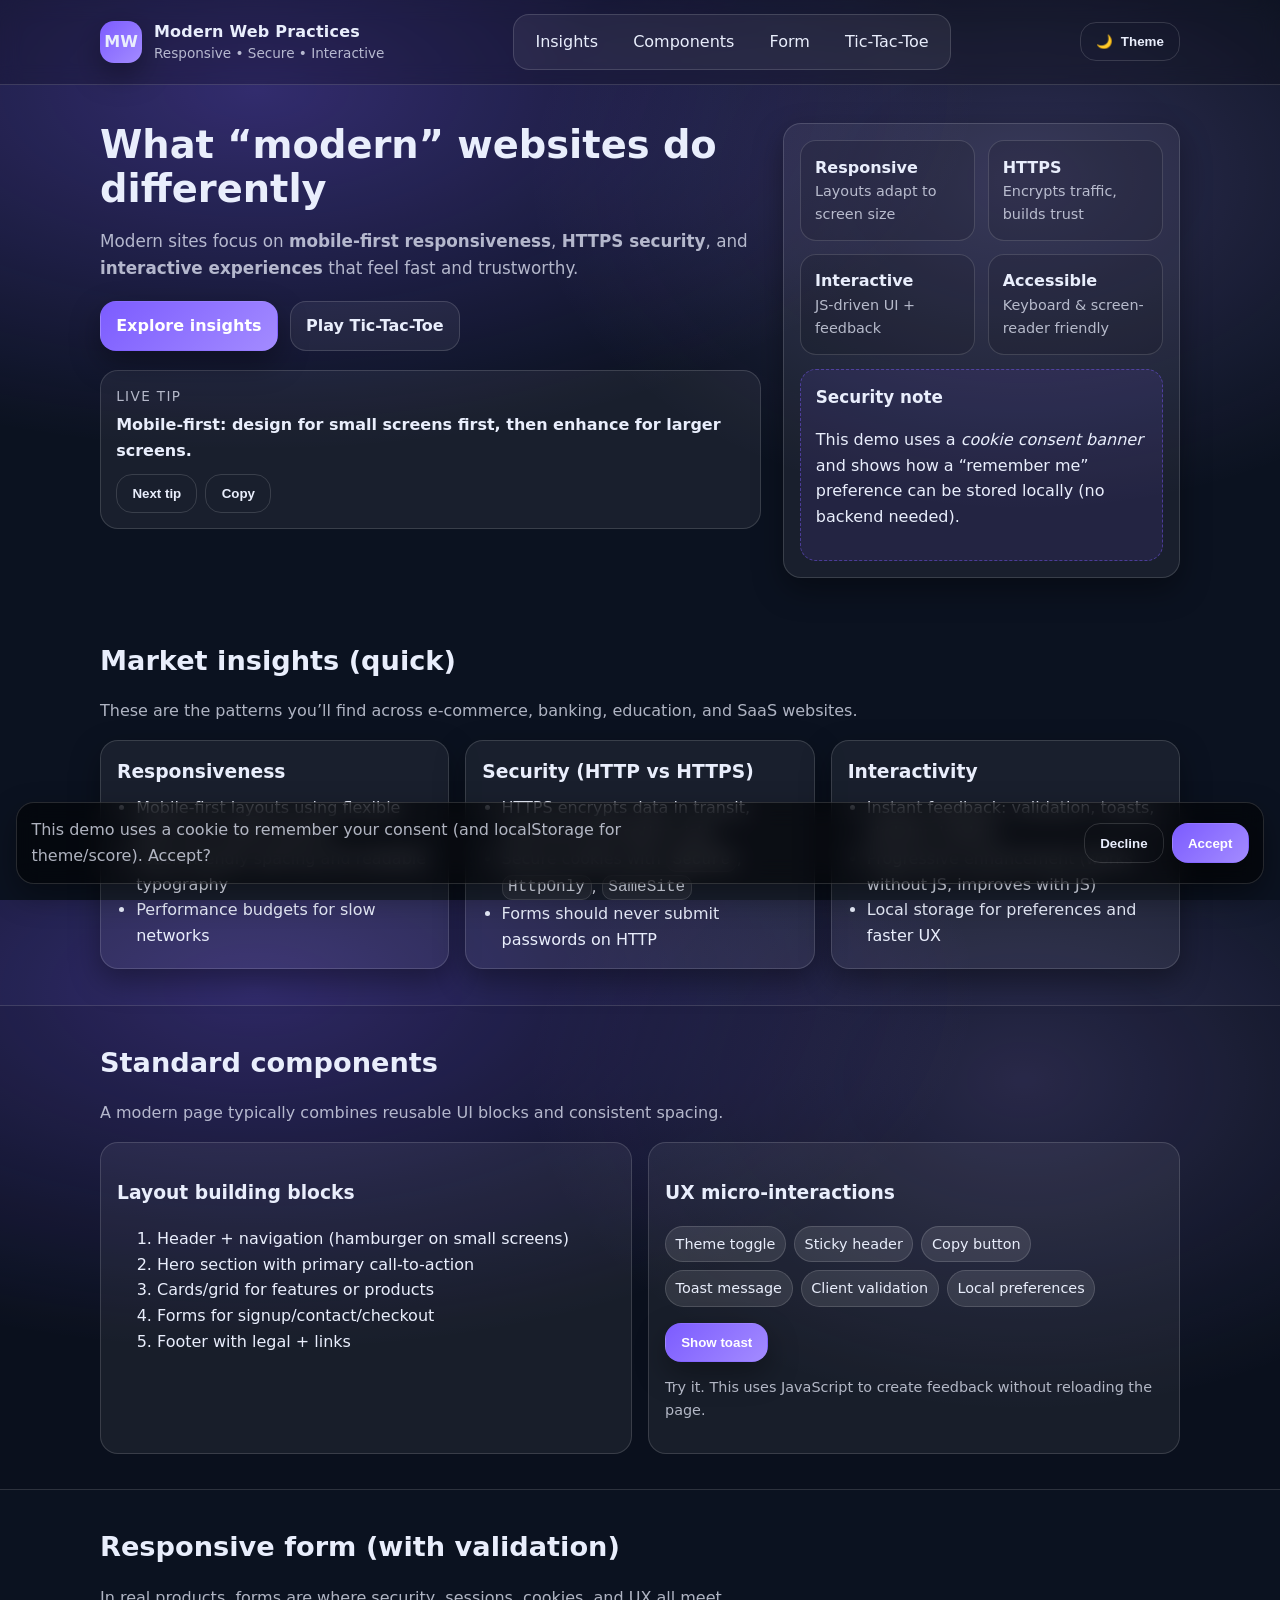
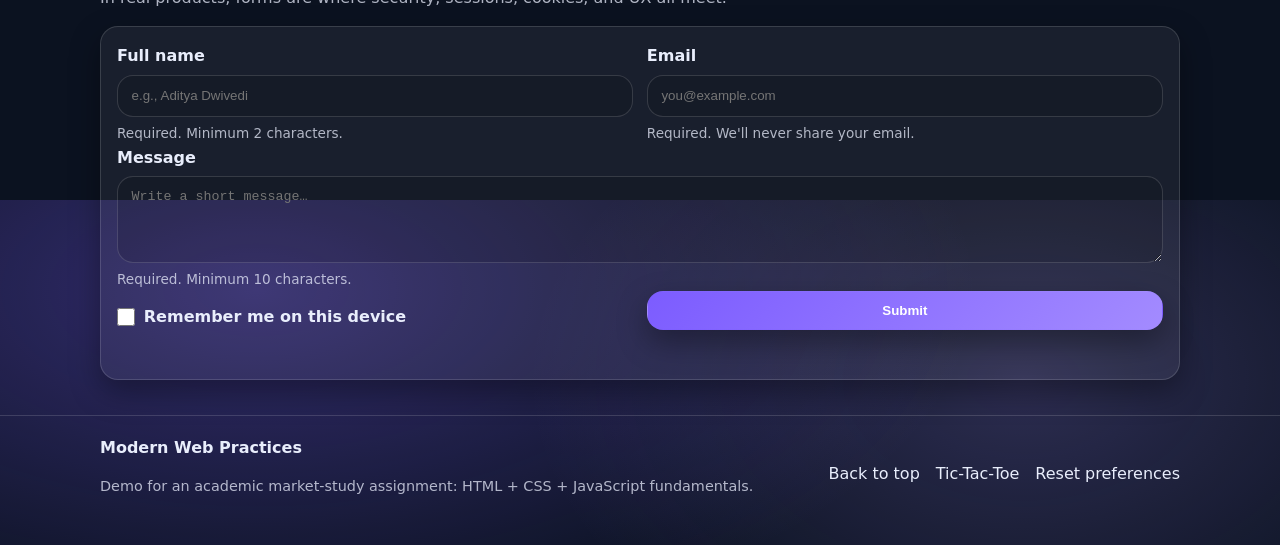
<file: index.html>
<!doctype html>
<html lang="en">
<head>
  <meta charset="utf-8" />
  <meta name="viewport" content="width=device-width, initial-scale=1" />
  <title>Modern Website Practices - Mini Market Study Demo</title>
  <meta name="description" content="A responsive, accessible demo page showing modern web development practices: responsiveness, security awareness, and interactivity." />
  <link rel="stylesheet" href="styles.css" />
</head>
<body>
  <a class="skip-link" href="#main">Skip to content</a>

  <header class="site-header">
    <div class="container header-inner">
      <div class="brand">
        <div class="logo" aria-hidden="true">MW</div>
        <div>
          <div class="brand-title">Modern Web Practices</div>
          <div class="brand-subtitle">Responsive • Secure • Interactive</div>
        </div>
      </div>

      <nav class="nav" aria-label="Primary navigation">
        <button id="navToggle" class="nav-toggle" aria-expanded="false" aria-controls="navMenu">Menu</button>
        <div id="navMenu" class="nav-menu">
          <a href="#insights">Insights</a>
          <a href="#components">Components</a>
          <a href="#form">Form</a>
          <a href="tictactoe.html">Tic-Tac-Toe</a>
        </div>
      </nav>

      <button id="themeToggle" class="btn btn-ghost" type="button" aria-label="Toggle dark mode">
        <span class="icon" aria-hidden="true">🌙</span>
        <span class="btn-text">Theme</span>
      </button>
    </div>
  </header>

  <main id="main">
    <section class="hero">
      <div class="container hero-grid">
        <div>
          <h1>What “modern” websites do differently</h1>
          <p class="lead">
            Modern sites focus on <strong>mobile-first responsiveness</strong>, <strong>HTTPS security</strong>,
            and <strong>interactive experiences</strong> that feel fast and trustworthy.
          </p>

          <div class="hero-actions">
            <a class="btn btn-primary" href="#insights">Explore insights</a>
            <a class="btn btn-secondary" href="tictactoe.html">Play Tic-Tac-Toe</a>
          </div>

          <div class="tip-card" aria-live="polite">
            <div class="tip-label">Live tip</div>
            <div id="tipText" class="tip-text">Loading tip…</div>
            <div class="tip-actions">
              <button id="nextTip" class="btn btn-ghost" type="button">Next tip</button>
              <button id="copyTip" class="btn btn-ghost" type="button">Copy</button>
            </div>
          </div>
        </div>

        <div class="hero-aside" role="region" aria-label="Security and performance summary">
          <div class="stat-grid">
            <div class="stat">
              <div class="stat-num">Responsive</div>
              <div class="stat-label">Layouts adapt to screen size</div>
            </div>
            <div class="stat">
              <div class="stat-num">HTTPS</div>
              <div class="stat-label">Encrypts traffic, builds trust</div>
            </div>
            <div class="stat">
              <div class="stat-num">Interactive</div>
              <div class="stat-label">JS-driven UI + feedback</div>
            </div>
            <div class="stat">
              <div class="stat-num">Accessible</div>
              <div class="stat-label">Keyboard & screen-reader friendly</div>
            </div>
          </div>

          <div class="callout">
            <h2 class="h3">Security note</h2>
            <p>
              This demo uses a <em>cookie consent banner</em> and shows how a “remember me”
              preference can be stored locally (no backend needed).
            </p>
          </div>
        </div>
      </div>
    </section>

    <section id="insights" class="section">
      <div class="container">
        <div class="section-head">
          <h2>Market insights (quick)</h2>
          <p class="muted">
            These are the patterns you’ll find across e-commerce, banking, education, and SaaS websites.
          </p>
        </div>

        <div class="cards">
          <article class="card">
            <h3>Responsiveness</h3>
            <ul>
              <li>Mobile-first layouts using flexible grids and media queries</li>
              <li>Touch-friendly spacing and readable typography</li>
              <li>Performance budgets for slow networks</li>
            </ul>
          </article>

          <article class="card">
            <h3>Security (HTTP vs HTTPS)</h3>
            <ul>
              <li>HTTPS encrypts data in transit, reducing interception risks</li>
              <li>Secure cookies with <code>Secure</code>, <code>HttpOnly</code>, <code>SameSite</code></li>
              <li>Forms should never submit passwords on HTTP</li>
            </ul>
          </article>

          <article class="card">
            <h3>Interactivity</h3>
            <ul>
              <li>Instant feedback: validation, toasts, skeleton loaders</li>
              <li>Progressive enhancement (works without JS, improves with JS)</li>
              <li>Local storage for preferences and faster UX</li>
            </ul>
          </article>
        </div>
      </div>
    </section>

    <section id="components" class="section section-alt">
      <div class="container">
        <div class="section-head">
          <h2>Standard components</h2>
          <p class="muted">A modern page typically combines reusable UI blocks and consistent spacing.</p>
        </div>

        <div class="two-col">
          <div class="panel">
            <h3>Layout building blocks</h3>
            <ol>
              <li>Header + navigation (hamburger on small screens)</li>
              <li>Hero section with primary call-to-action</li>
              <li>Cards/grid for features or products</li>
              <li>Forms for signup/contact/checkout</li>
              <li>Footer with legal + links</li>
            </ol>
          </div>

          <div class="panel">
            <h3>UX micro-interactions</h3>
            <div class="chips" aria-label="Common interactivity patterns">
              <span class="chip">Theme toggle</span>
              <span class="chip">Sticky header</span>
              <span class="chip">Copy button</span>
              <span class="chip">Toast message</span>
              <span class="chip">Client validation</span>
              <span class="chip">Local preferences</span>
            </div>

            <button id="toastBtn" class="btn btn-primary" type="button">Show toast</button>
            <p class="muted small">Try it. This uses JavaScript to create feedback without reloading the page.</p>
          </div>
        </div>
      </div>
    </section>

    <section id="form" class="section">
      <div class="container">
        <div class="section-head">
          <h2>Responsive form (with validation)</h2>
          <p class="muted">
            In real products, forms are where security, sessions, cookies, and UX all meet.
          </p>
        </div>

        <form id="contactForm" class="form" novalidate>
          <div class="form-row">
            <label>
              Full name
              <input name="name" type="text" autocomplete="name" required minlength="2" placeholder="e.g., Aditya Dwivedi" />
              <span class="field-hint">Required. Minimum 2 characters.</span>
            </label>

            <label>
              Email
              <input name="email" type="email" autocomplete="email" required placeholder="you@example.com" />
              <span class="field-hint">Required. We'll never share your email.</span>
            </label>
          </div>

          <label>
            Message
            <textarea name="message" rows="4" required minlength="10" placeholder="Write a short message…"></textarea>
            <span class="field-hint">Required. Minimum 10 characters.</span>
          </label>

          <div class="form-row">
            <label class="checkbox">
              <input id="rememberMe" type="checkbox" />
              <span>Remember me on this device</span>
            </label>

            <button class="btn btn-primary" type="submit">Submit</button>
          </div>

          <div id="formStatus" class="form-status" role="status" aria-live="polite"></div>
        </form>
      </div>
    </section>

    <footer class="site-footer">
      <div class="container footer-grid">
        <div>
          <div class="footer-title">Modern Web Practices</div>
          <p class="muted small">
            Demo for an academic market-study assignment: HTML + CSS + JavaScript fundamentals.
          </p>
        </div>
        <div class="footer-links">
          <a href="#main">Back to top</a>
          <a href="tictactoe.html">Tic-Tac-Toe</a>
          <a href="#" id="resetPrefs">Reset preferences</a>
        </div>
      </div>
    </footer>
  </main>

  <!-- Cookie banner -->
  <div id="cookieBanner" class="cookie-banner" role="dialog" aria-live="polite" aria-label="Cookie consent">
    <div class="cookie-text">
      This demo uses a cookie to remember your consent (and localStorage for theme/score). Accept?
    </div>
    <div class="cookie-actions">
      <button id="cookieDecline" class="btn btn-ghost" type="button">Decline</button>
      <button id="cookieAccept" class="btn btn-primary" type="button">Accept</button>
    </div>
  </div>

  <div id="toast" class="toast" role="status" aria-live="polite" aria-atomic="true"></div>

  <script src="script.js" defer></script>
</body>
</html>
</file>
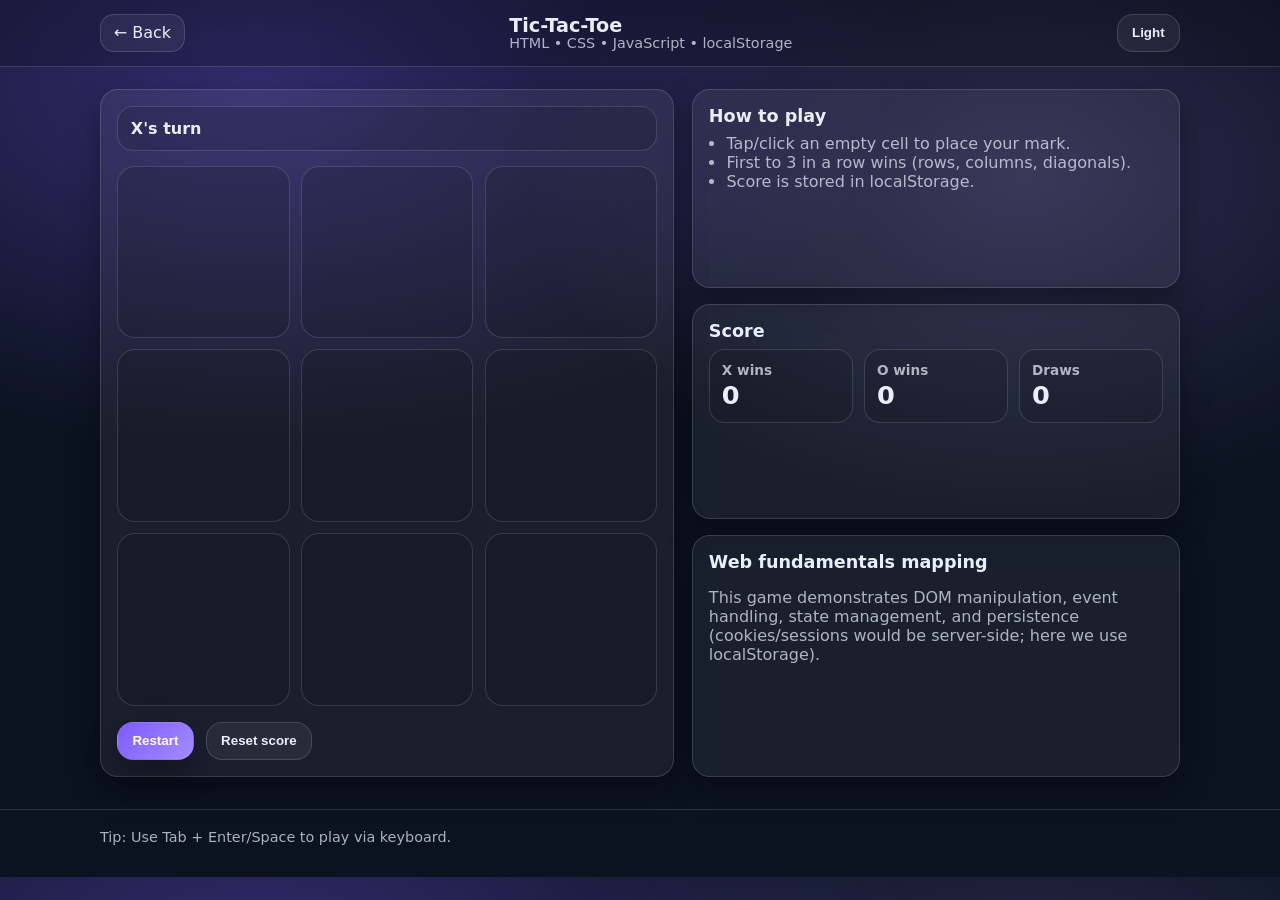
<file: tictactoe.html>
<!doctype html>
<html lang="en">
<head>
  <meta charset="utf-8" />
  <meta name="viewport" content="width=device-width, initial-scale=1" />
  <title>Tic-Tac-Toe - Modern Web Practices Demo</title>
  <meta name="description" content="A basic Tic-Tac-Toe game built with HTML, CSS, and JavaScript." />
  <link rel="stylesheet" href="tictactoe.css" />
</head>
<body>
  <header class="topbar">
    <div class="container">
      <a class="back" href="index.html">← Back</a>
      <div class="title">
        <div class="h1">Tic-Tac-Toe</div>
        <div class="sub">HTML • CSS • JavaScript • localStorage</div>
      </div>
      <button id="ttTheme" class="btn" type="button">Theme</button>
    </div>
  </header>

  <main class="container main">
    <section class="board-wrap" aria-label="Tic-Tac-Toe game">
      <div class="status" id="status" role="status" aria-live="polite">Loading…</div>

      <div class="board" id="board" role="grid" aria-label="Game board">
        <!-- cells injected by JS -->
      </div>

      <div class="controls">
        <button id="restart" class="btn btn-primary" type="button">Restart</button>
        <button id="resetScore" class="btn" type="button">Reset score</button>
      </div>
    </section>

    <aside class="side" aria-label="Game rules and score">
      <div class="card">
        <h2>How to play</h2>
        <ul>
          <li>Tap/click an empty cell to place your mark.</li>
          <li>First to 3 in a row wins (rows, columns, diagonals).</li>
          <li>Score is stored in localStorage.</li>
        </ul>
      </div>

      <div class="card">
        <h2>Score</h2>
        <div class="score-grid" aria-label="Scoreboard">
          <div class="score">
            <div class="k">X wins</div>
            <div class="v" id="xWins">0</div>
          </div>
          <div class="score">
            <div class="k">O wins</div>
            <div class="v" id="oWins">0</div>
          </div>
          <div class="score">
            <div class="k">Draws</div>
            <div class="v" id="draws">0</div>
          </div>
        </div>
      </div>

      <div class="card">
        <h2>Web fundamentals mapping</h2>
        <p class="muted">
          This game demonstrates DOM manipulation, event handling, state management,
          and persistence (cookies/sessions would be server-side; here we use localStorage).
        </p>
      </div>
    </aside>
  </main>

  <footer class="footer">
    <div class="container muted small">Tip: Use Tab + Enter/Space to play via keyboard.</div>
  </footer>

  <script src="tictactoe.js" defer></script>
</body>
</html>
</file>
<file: styles.css>
/* =========
   Base + Theme
   ========= */
:root{
  --bg: #0b1220;
  --surface: rgba(255,255,255,0.06);
  --surface-2: rgba(255,255,255,0.10);
  --text: #e9eefc;
  --muted: rgba(233,238,252,0.74);
  --border: rgba(255,255,255,0.14);
  --primary: #7c5cff;
  --primary-2: #a38bff;
  --shadow: 0 12px 30px rgba(0,0,0,0.35);

  --radius: 18px;
  --container: 1080px;

  --font: ui-sans-serif, system-ui, -apple-system, Segoe UI, Roboto, Helvetica, Arial, "Apple Color Emoji","Segoe UI Emoji";
}

:root[data-theme="light"]{
  --bg: #f7f8fe;
  --surface: rgba(13, 20, 44, 0.05);
  --surface-2: rgba(13, 20, 44, 0.08);
  --text: #0d142c;
  --muted: rgba(13, 20, 44, 0.70);
  --border: rgba(13, 20, 44, 0.12);
  --primary: #4b2cff;
  --primary-2: #6b55ff;
  --shadow: 0 12px 30px rgba(13, 20, 44, 0.15);
}

*{ box-sizing: border-box; }
html, body{ height: 100%; }
body{
  margin: 0;
  font-family: var(--font);
  background: radial-gradient(1200px 600px at 20% 10%, rgba(124,92,255,0.35), transparent 60%),
              radial-gradient(900px 600px at 80% 20%, rgba(163,139,255,0.22), transparent 55%),
              var(--bg);
  color: var(--text);
  line-height: 1.6;
}

a{ color: inherit; text-decoration: none; }
a:hover{ text-decoration: underline; }

code{
  padding: 0.15rem 0.35rem;
  border-radius: 10px;
  background: var(--surface);
  border: 1px solid var(--border);
  font-family: ui-monospace, SFMono-Regular, Menlo, Monaco, Consolas, "Liberation Mono", "Courier New", monospace;
}

.container{
  width: min(var(--container), calc(100% - 2rem));
  margin: 0 auto;
}

.skip-link{
  position: absolute;
  left: -999px;
  top: 10px;
  background: var(--text);
  color: var(--bg);
  padding: 0.5rem 0.75rem;
  border-radius: 10px;
  z-index: 1000;
}
.skip-link:focus{ left: 10px; }

/* =========
   Header + Nav
   ========= */
.site-header{
  position: sticky;
  top: 0;
  z-index: 50;
  backdrop-filter: blur(10px);
  background: rgba(0,0,0,0.18);
  border-bottom: 1px solid var(--border);
}
:root[data-theme="light"] .site-header{ background: rgba(247,248,254,0.70); }

.header-inner{
  display: flex;
  align-items: center;
  gap: 1rem;
  padding: 0.85rem 0;
}

.brand{
  display: flex;
  align-items: center;
  gap: 0.75rem;
  min-width: 220px;
}
.logo{
  width: 42px;
  height: 42px;
  border-radius: 14px;
  background: linear-gradient(135deg, var(--primary), var(--primary-2));
  display: grid;
  place-items: center;
  font-weight: 800;
  box-shadow: var(--shadow);
}
.brand-title{ font-weight: 750; letter-spacing: 0.2px; }
.brand-subtitle{ font-size: 0.85rem; color: var(--muted); margin-top: -2px; }

.nav{
  flex: 1;
  display: flex;
  justify-content: center;
}
.nav-toggle{
  display: none;
  border: 1px solid var(--border);
  background: var(--surface);
  color: var(--text);
  border-radius: 14px;
  padding: 0.55rem 0.8rem;
  cursor: pointer;
}
.nav-menu{
  display: flex;
  gap: 1rem;
  align-items: center;
  padding: 0.55rem 0.75rem;
  border-radius: 16px;
  border: 1px solid var(--border);
  background: var(--surface);
}
.nav-menu a{
  padding: 0.35rem 0.6rem;
  border-radius: 12px;
}
.nav-menu a:hover{
  background: var(--surface-2);
  text-decoration: none;
}

/* =========
   Buttons
   ========= */
.btn{
  border: 1px solid transparent;
  border-radius: 16px;
  padding: 0.7rem 0.95rem;
  font-weight: 650;
  cursor: pointer;
  display: inline-flex;
  gap: 0.5rem;
  align-items: center;
  justify-content: center;
  transition: transform 120ms ease, background 120ms ease, border-color 120ms ease;
  user-select: none;
}
.btn:active{ transform: translateY(1px); }

.btn-primary{
  background: linear-gradient(135deg, var(--primary), var(--primary-2));
  color: white;
  box-shadow: var(--shadow);
}
.btn-primary:hover{ text-decoration: none; filter: brightness(1.03); }

.btn-secondary{
  background: var(--surface);
  color: var(--text);
  border-color: var(--border);
}
.btn-secondary:hover{ background: var(--surface-2); text-decoration: none; }

.btn-ghost{
  background: transparent;
  color: var(--text);
  border-color: var(--border);
}
.btn-ghost:hover{ background: var(--surface); text-decoration: none; }

/* =========
   Hero
   ========= */
.hero{ padding: 2.4rem 0 1.6rem; }
.hero-grid{
  display: grid;
  grid-template-columns: 1.25fr 0.75fr;
  gap: 1.4rem;
  align-items: start;
}
h1{ font-size: clamp(2rem, 3vw, 3rem); line-height: 1.15; margin: 0 0 0.6rem; }
.lead{ font-size: 1.05rem; color: var(--muted); max-width: 62ch; }

.hero-actions{ display: flex; gap: 0.75rem; flex-wrap: wrap; margin: 1.2rem 0; }

.hero-aside{
  border: 1px solid var(--border);
  background: var(--surface);
  border-radius: var(--radius);
  padding: 1rem;
  box-shadow: var(--shadow);
}

.stat-grid{
  display: grid;
  grid-template-columns: 1fr 1fr;
  gap: 0.8rem;
}
.stat{
  padding: 0.85rem;
  border-radius: 16px;
  border: 1px solid var(--border);
  background: rgba(0,0,0,0.12);
}
:root[data-theme="light"] .stat{ background: rgba(255,255,255,0.55); }
.stat-num{ font-weight: 800; }
.stat-label{ color: var(--muted); font-size: 0.9rem; }

.callout{
  margin-top: 0.9rem;
  border-radius: 16px;
  padding: 0.9rem;
  border: 1px dashed rgba(124,92,255,0.45);
  background: rgba(124,92,255,0.10);
}
.h3{ margin: 0 0 0.4rem; font-size: 1.05rem; }

.tip-card{
  margin-top: 1rem;
  border: 1px solid var(--border);
  background: var(--surface);
  border-radius: var(--radius);
  padding: 0.95rem;
  max-width: 720px;
}
.tip-label{ font-size: 0.85rem; color: var(--muted); text-transform: uppercase; letter-spacing: 0.1em; }
.tip-text{ font-weight: 650; margin-top: 0.25rem; }
.tip-actions{ display: flex; gap: 0.5rem; margin-top: 0.65rem; flex-wrap: wrap; }

/* =========
   Sections
   ========= */
.section{ padding: 2.2rem 0; }
.section-alt{ background: rgba(0,0,0,0.10); border-top: 1px solid var(--border); border-bottom: 1px solid var(--border); }
:root[data-theme="light"] .section-alt{ background: rgba(255,255,255,0.5); }

.section-head{
  margin-bottom: 1rem;
}
h2{ margin: 0 0 0.2rem; font-size: 1.7rem; }
.muted{ color: var(--muted); }
.small{ font-size: 0.9rem; }

.cards{
  display: grid;
  grid-template-columns: repeat(3, 1fr);
  gap: 1rem;
}
.card{
  border: 1px solid var(--border);
  background: var(--surface);
  border-radius: var(--radius);
  padding: 1rem;
  box-shadow: var(--shadow);
}
.card h3{ margin: 0 0 0.5rem; }
.card ul{ margin: 0; padding-left: 1.2rem; }

.two-col{
  display: grid;
  grid-template-columns: 1fr 1fr;
  gap: 1rem;
}
.panel{
  border: 1px solid var(--border);
  background: var(--surface);
  border-radius: var(--radius);
  padding: 1rem;
}
.chips{ display: flex; gap: 0.5rem; flex-wrap: wrap; margin: 0.8rem 0 1rem; }
.chip{
  border: 1px solid var(--border);
  background: var(--surface-2);
  padding: 0.35rem 0.6rem;
  border-radius: 999px;
  font-size: 0.9rem;
}

/* =========
   Form
   ========= */
.form{
  border: 1px solid var(--border);
  background: var(--surface);
  border-radius: var(--radius);
  padding: 1rem;
  box-shadow: var(--shadow);
}
.form-row{
  display: grid;
  grid-template-columns: 1fr 1fr;
  gap: 0.85rem;
  align-items: end;
}
label{ display: grid; gap: 0.35rem; font-weight: 650; }
input, textarea{
  width: 100%;
  padding: 0.8rem 0.85rem;
  border-radius: 16px;
  border: 1px solid var(--border);
  background: rgba(0,0,0,0.12);
  color: var(--text);
  outline: none;
}
:root[data-theme="light"] input, :root[data-theme="light"] textarea{ background: rgba(255,255,255,0.7); }
input:focus, textarea:focus{ border-color: rgba(124,92,255,0.65); box-shadow: 0 0 0 4px rgba(124,92,255,0.16); }

.field-hint{ color: var(--muted); font-weight: 500; font-size: 0.85rem; }
.checkbox{ grid-template-columns: 18px 1fr; align-items: center; gap: 0.55rem; font-weight: 600; }
.checkbox input{ width: 18px; height: 18px; margin: 0; }

.form-status{ margin-top: 0.75rem; min-height: 1.3rem; font-weight: 650; }
.form-status.ok{ color: #66ffb3; }
.form-status.err{ color: #ff8aa3; }

/* =========
   Footer
   ========= */
.site-footer{
  border-top: 1px solid var(--border);
  padding: 1.2rem 0 2rem;
}
.footer-grid{
  display: flex;
  justify-content: space-between;
  gap: 1rem;
  flex-wrap: wrap;
}
.footer-title{ font-weight: 800; }
.footer-links{ display: flex; gap: 1rem; align-items: center; flex-wrap: wrap; }

/* =========
   Cookie banner + Toast
   ========= */
.cookie-banner{
  position: fixed;
  left: 1rem;
  right: 1rem;
  bottom: 1rem;
  display: none;
  gap: 0.8rem;
  align-items: center;
  justify-content: space-between;
  padding: 0.9rem;
  border-radius: var(--radius);
  border: 1px solid var(--border);
  background: rgba(0,0,0,0.55);
  backdrop-filter: blur(12px);
  box-shadow: var(--shadow);
}
:root[data-theme="light"] .cookie-banner{ background: rgba(247,248,254,0.85); }
.cookie-banner.show{ display: flex; }
.cookie-text{ color: var(--muted); max-width: 65ch; }
.cookie-actions{ display: flex; gap: 0.5rem; flex-wrap: wrap; }

.toast{
  position: fixed;
  top: 84px;
  right: 1rem;
  min-width: 220px;
  max-width: 420px;
  opacity: 0;
  transform: translateY(-8px);
  pointer-events: none;
  padding: 0.85rem 0.95rem;
  border-radius: 16px;
  border: 1px solid var(--border);
  background: rgba(0,0,0,0.55);
  backdrop-filter: blur(12px);
  box-shadow: var(--shadow);
  transition: opacity 160ms ease, transform 160ms ease;
}
:root[data-theme="light"] .toast{ background: rgba(247,248,254,0.88); }
.toast.show{
  opacity: 1;
  transform: translateY(0);
}

/* =========
   Responsive breakpoints
   ========= */
@media (max-width: 900px){
  .hero-grid{ grid-template-columns: 1fr; }
  .cards{ grid-template-columns: 1fr; }
  .two-col{ grid-template-columns: 1fr; }
  .form-row{ grid-template-columns: 1fr; }
  .brand{ min-width: auto; }
  .nav{ justify-content: flex-start; }

  .nav-toggle{ display: inline-flex; }
  .nav-menu{
    display: none;
    position: absolute;
    top: 68px;
    left: 1rem;
    right: 1rem;
    flex-direction: column;
    align-items: stretch;
    gap: 0.25rem;
    padding: 0.65rem;
  }
  .nav-menu.show{ display: flex; }
  .nav-menu a{ padding: 0.6rem 0.7rem; }
}
</file>
<file: tictactoe.css>
/* Lightweight styling, independent from the main page */
:root{
  --bg:#0b1220;
  --surface:rgba(255,255,255,0.06);
  --surface2:rgba(255,255,255,0.10);
  --text:#e9eefc;
  --muted:rgba(233,238,252,0.72);
  --border:rgba(255,255,255,0.14);
  --primary:#7c5cff;
  --primary2:#a38bff;
  --shadow:0 12px 30px rgba(0,0,0,0.35);
  --r:18px;
  --font: ui-sans-serif, system-ui, -apple-system, Segoe UI, Roboto, Helvetica, Arial;
}
:root[data-theme="light"]{
  --bg:#f7f8fe;
  --surface:rgba(13,20,44,0.05);
  --surface2:rgba(13,20,44,0.08);
  --text:#0d142c;
  --muted:rgba(13,20,44,0.70);
  --border:rgba(13,20,44,0.12);
  --primary:#4b2cff;
  --primary2:#6b55ff;
  --shadow:0 12px 30px rgba(13, 20, 44, 0.15);
}

*{ box-sizing: border-box; }
body{
  margin:0;
  font-family: var(--font);
  background: radial-gradient(1100px 600px at 20% 10%, rgba(124,92,255,0.35), transparent 60%),
              radial-gradient(900px 600px at 80% 20%, rgba(163,139,255,0.22), transparent 55%),
              var(--bg);
  color: var(--text);
}
a{ color: inherit; text-decoration: none; }
a:hover{ text-decoration: underline; }

.container{
  width: min(1080px, calc(100% - 2rem));
  margin: 0 auto;
}

.topbar{
  position: sticky;
  top: 0;
  z-index: 20;
  border-bottom: 1px solid var(--border);
  background: rgba(0,0,0,0.18);
  backdrop-filter: blur(10px);
}
:root[data-theme="light"] .topbar{ background: rgba(247,248,254,0.70); }

.topbar .container{
  display: flex;
  align-items: center;
  justify-content: space-between;
  gap: 1rem;
  padding: 0.85rem 0;
}
.back{
  border: 1px solid var(--border);
  background: var(--surface);
  padding: 0.55rem 0.8rem;
  border-radius: 14px;
}
.title .h1{ font-weight: 850; font-size: 1.2rem; }
.title .sub{ font-size: 0.9rem; color: var(--muted); margin-top: -2px; }

.btn{
  border: 1px solid var(--border);
  background: var(--surface);
  color: var(--text);
  border-radius: 16px;
  padding: 0.65rem 0.9rem;
  font-weight: 700;
  cursor: pointer;
  transition: transform 120ms ease, background 120ms ease;
}
.btn:active{ transform: translateY(1px); }
.btn:hover{ background: var(--surface2); }
.btn-primary{
  border-color: transparent;
  background: linear-gradient(135deg, var(--primary), var(--primary2));
  color: white;
  box-shadow: var(--shadow);
}

.main{
  display: grid;
  grid-template-columns: 1fr 0.85fr;
  gap: 1.1rem;
  padding: 1.4rem 0 2rem;
}

.board-wrap{
  border: 1px solid var(--border);
  background: var(--surface);
  border-radius: var(--r);
  padding: 1rem;
  box-shadow: var(--shadow);
}

.status{
  font-weight: 800;
  padding: 0.75rem 0.8rem;
  border-radius: 16px;
  border: 1px solid var(--border);
  background: rgba(0,0,0,0.12);
  margin-bottom: 0.9rem;
}
:root[data-theme="light"] .status{ background: rgba(255,255,255,0.65); }

.board{
  display: grid;
  grid-template-columns: repeat(3, 1fr);
  gap: 0.7rem;
}

.cell{
  aspect-ratio: 1 / 1;
  border-radius: 18px;
  border: 1px solid var(--border);
  background: rgba(0,0,0,0.12);
  display: grid;
  place-items: center;
  font-size: clamp(2.2rem, 5vw, 3.2rem);
  font-weight: 900;
  cursor: pointer;
  user-select: none;
}
:root[data-theme="light"] .cell{ background: rgba(255,255,255,0.65); }
.cell:focus{
  outline: none;
  box-shadow: 0 0 0 4px rgba(124,92,255,0.18);
  border-color: rgba(124,92,255,0.65);
}
.cell.win{
  border-color: rgba(102,255,179,0.85);
  box-shadow: 0 0 0 4px rgba(102,255,179,0.16);
}

.controls{
  display: flex;
  gap: 0.75rem;
  flex-wrap: wrap;
  margin-top: 1rem;
}

.side{
  display: grid;
  gap: 1rem;
}
.card{
  border: 1px solid var(--border);
  background: var(--surface);
  border-radius: var(--r);
  padding: 1rem;
  box-shadow: var(--shadow);
}
.card h2{ margin: 0 0 0.5rem; font-size: 1.1rem; }
.card ul{ margin: 0; padding-left: 1.1rem; color: var(--muted); }
.muted{ color: var(--muted); }
.small{ font-size: 0.9rem; }

.score-grid{
  display: grid;
  grid-template-columns: repeat(3, 1fr);
  gap: 0.7rem;
}
.score{
  border: 1px solid var(--border);
  background: rgba(0,0,0,0.12);
  border-radius: 16px;
  padding: 0.75rem;
}
:root[data-theme="light"] .score{ background: rgba(255,255,255,0.65); }
.score .k{ color: var(--muted); font-weight: 700; font-size: 0.85rem; }
.score .v{ font-size: 1.6rem; font-weight: 900; margin-top: 0.15rem; }

.footer{
  border-top: 1px solid var(--border);
  padding: 1.2rem 0 2rem;
}

@media (max-width: 900px){
  .main{ grid-template-columns: 1fr; }
  .score-grid{ grid-template-columns: 1fr; }
}
</file>
